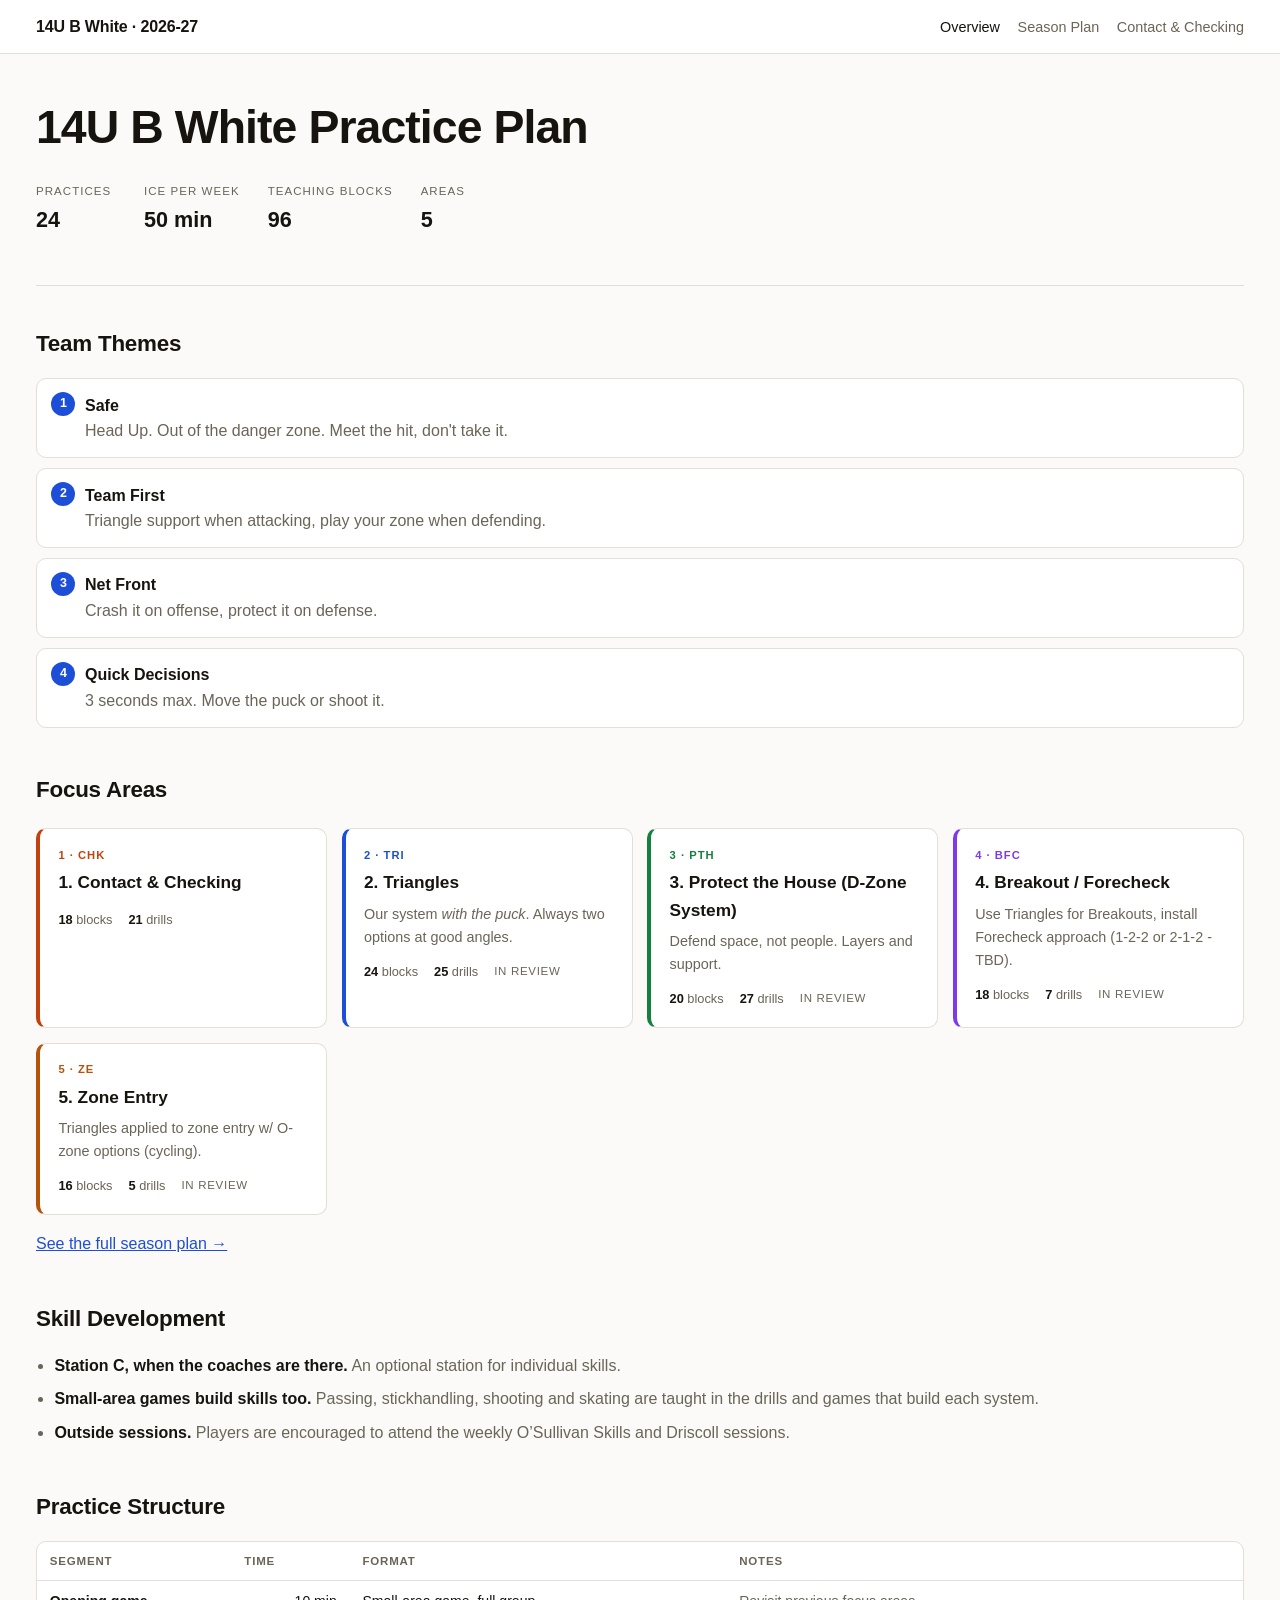
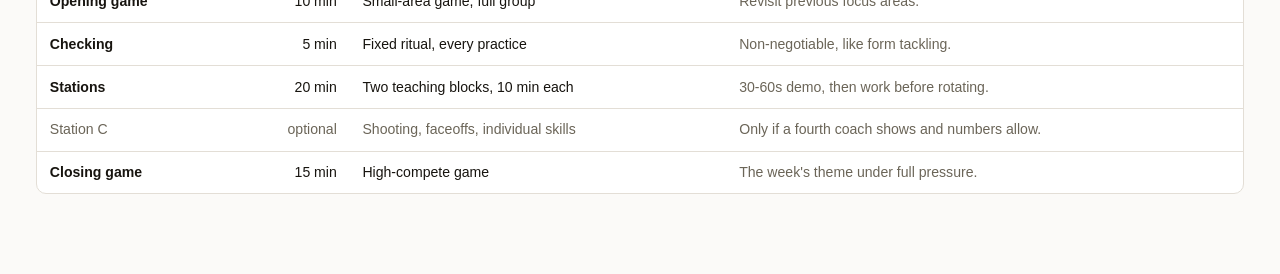
<file: docs/index.html>
<!doctype html>
<html lang="en">
<head>
<meta charset="utf-8">
<meta name="viewport" content="width=device-width, initial-scale=1">
<title>Overview &middot; 14U B White</title>
<link rel="stylesheet" href="style.css">
</head>
<body>
<header class="site"><div class="wrap">
<a class="brand" href="index.html">14U B White &middot; 2026-27</a>
<nav><a href="index.html" aria-current="page">Overview</a><a href="weeks.html">Season Plan</a><a href="areas/checking.html">Contact &amp; Checking</a></nav>
</div></header>
<div class="wrap">
<section class="hero">
<h1>14U B White Practice Plan</h1>
<dl class="facts">
<div><dt>Practices</dt><dd>24</dd></div>
<div><dt>Ice per week</dt><dd>50 min</dd></div>
<div><dt>Teaching blocks</dt><dd>96</dd></div>
<div><dt>Areas</dt><dd>5</dd></div>
</dl>
</section>

<h2>Team Themes</h2>
<ol class="steps"><li><b>Safe</b>Head Up. Out of the danger zone. Meet the hit, don't take it.</li><li><b>Team First</b>Triangle support when attacking, play your zone when defending.</li><li><b>Net Front</b>Crash it on offense, protect it on defense.</li><li><b>Quick Decisions</b>3 seconds max. Move the puck or shoot it.</li></ol>

<h2>Focus Areas</h2>
<div class="cards"><a class="card" style="--tag:var(--chk)" href="areas/checking.html">
<div class="tag">1 &middot; CHK</div><h3>1. Contact &amp; Checking</h3>
<div class="meta"><span><b>18</b> blocks</span><span><b>21</b> drills</span></div></a><div class="card" style="--tag:var(--tri)">
<div class="tag">2 &middot; TRI</div><h3>2. Triangles</h3><p>Our system <em>with the puck</em>. Always two options at good angles.</p>
<div class="meta"><span><b>24</b> blocks</span><span><b>25</b> drills</span><span class="seg">in review</span></div></div><div class="card" style="--tag:var(--pth)">
<div class="tag">3 &middot; PTH</div><h3>3. Protect the House (D-Zone System)</h3><p>Defend space, not people. Layers and support.</p>
<div class="meta"><span><b>20</b> blocks</span><span><b>27</b> drills</span><span class="seg">in review</span></div></div><div class="card" style="--tag:var(--bfc)">
<div class="tag">4 &middot; BFC</div><h3>4. Breakout / Forecheck</h3><p>Use Triangles for Breakouts, install Forecheck approach (1-2-2 or 2-1-2 - TBD).</p>
<div class="meta"><span><b>18</b> blocks</span><span><b>7</b> drills</span><span class="seg">in review</span></div></div><div class="card" style="--tag:var(--ze)">
<div class="tag">5 &middot; ZE</div><h3>5. Zone Entry</h3><p>Triangles applied to zone entry w/ O-zone options (cycling).</p>
<div class="meta"><span><b>16</b> blocks</span><span><b>5</b> drills</span><span class="seg">in review</span></div></div></div>
<p><a href="weeks.html">See the full season plan &rarr;</a></p>

<h2>Skill Development</h2>
<ul class="rules">
<li><b>Station C, when the coaches are there.</b> An optional station for individual skills.</li>
<li><b>Small-area games build skills too.</b> Passing, stickhandling, shooting and skating are
taught in the drills and games that build each system.</li>
<li><b>Outside sessions.</b> Players are encouraged to attend the weekly O&rsquo;Sullivan Skills
and Driscoll sessions.</li>
</ul>

<h2>Practice Structure</h2>
<div class="scroll"><table>
<thead><tr><th>Segment</th><th class="num">Time</th><th>Format</th><th>Notes</th></tr></thead>
<tbody><tr><td><b>Opening game</b></td><td class="num">10 min</td><td>Small-area game, full group</td><td style="color:var(--muted)">Revisit previous focus areas.</td></tr><tr><td><b>Checking</b></td><td class="num">5 min</td><td>Fixed ritual, every practice</td><td style="color:var(--muted)">Non-negotiable, like form tackling.</td></tr><tr><td><b>Stations</b></td><td class="num">20 min</td><td>Two teaching blocks, 10 min each</td><td style="color:var(--muted)">30-60s demo, then work before rotating.</td></tr><tr style="color:var(--muted)"><td>Station C</td><td class="num">optional</td><td>Shooting, faceoffs, individual skills</td><td style="color:var(--muted)">Only if a fourth coach shows and numbers allow.</td></tr><tr><td><b>Closing game</b></td><td class="num">15 min</td><td>High-compete game</td><td style="color:var(--muted)">The week's theme under full pressure.</td></tr></tbody></table></div>

</div>
</body>
</html>
</file>
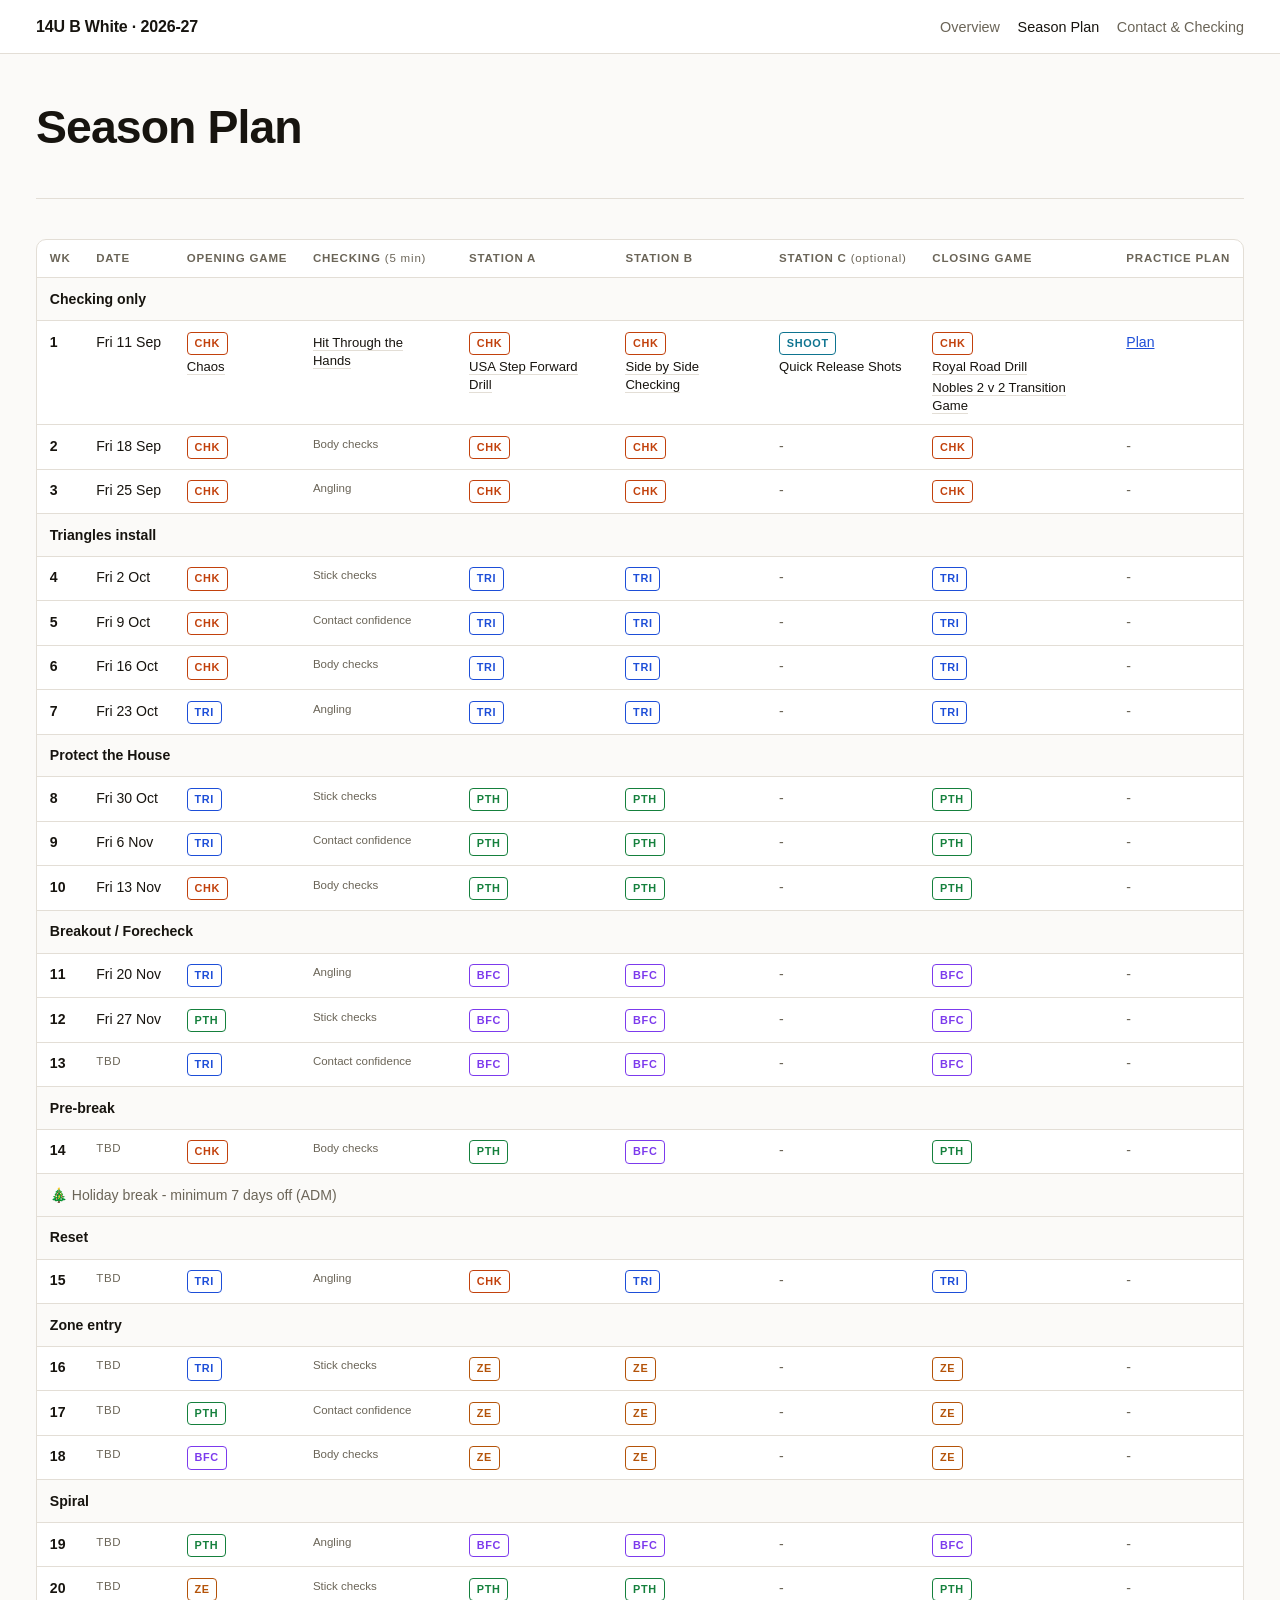
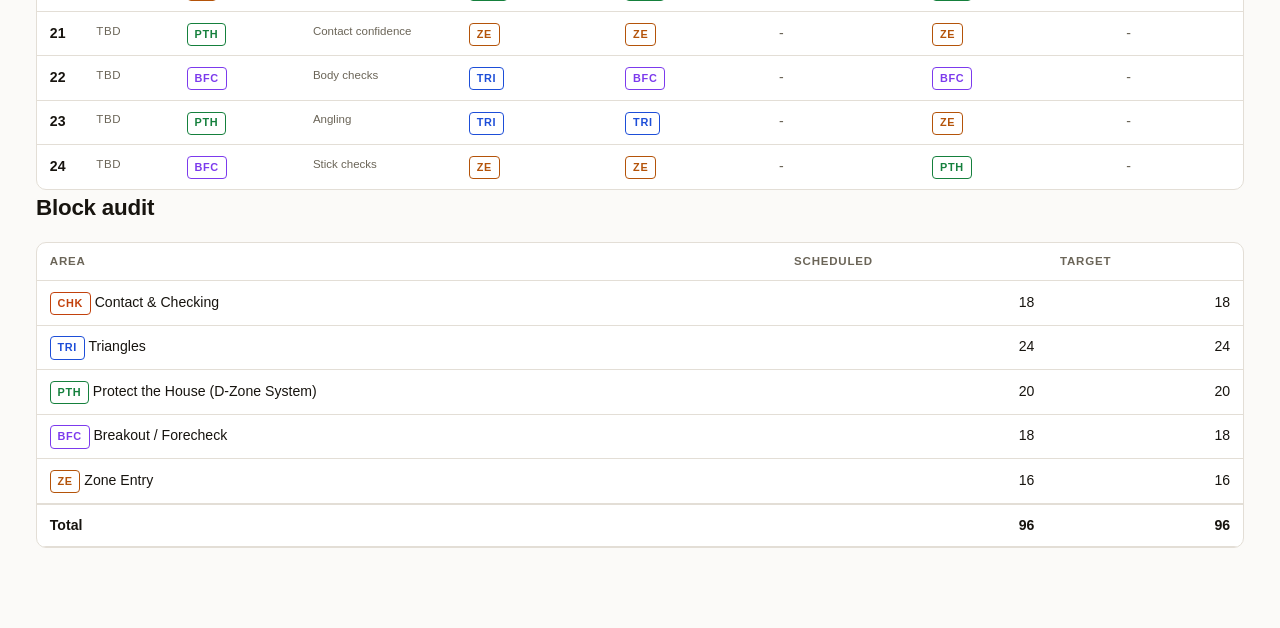
<file: docs/weeks.html>
<!doctype html>
<html lang="en">
<head>
<meta charset="utf-8">
<meta name="viewport" content="width=device-width, initial-scale=1">
<title>Season Plan &middot; 14U B White</title>
<link rel="stylesheet" href="style.css">
</head>
<body>
<header class="site"><div class="wrap">
<a class="brand" href="index.html">14U B White &middot; 2026-27</a>
<nav><a href="index.html">Overview</a><a href="weeks.html" aria-current="page">Season Plan</a><a href="areas/checking.html">Contact &amp; Checking</a></nav>
</div></header>
<div class="wrap">
<section class="hero">
<h1>Season Plan</h1>
</section>

<div class="scroll stack"><table>
<thead><tr><th>Wk</th><th>Date</th><th>Opening game</th><th>Checking <span style='font-weight:400;text-transform:none'>(5 min)</span></th><th>Station A</th><th>Station B</th><th>Station C <span style='font-weight:400;text-transform:none'>(optional)</span></th><th>Closing game</th><th>Practice plan</th></tr></thead>
<tbody><tr class="sub"><td colspan="9" style="background:var(--bg);font-weight:650">Checking only</td></tr><tr><td data-h="Wk" class="wk">1</td><td data-h="Date" class="wk" style="font-weight:400">Fri 11 Sep</td><td data-h="Opening game"><span class="pill CHK">CHK</span><div class="dr"><a href="https://www.icehockeysystems.com/hockey-drills/chaos">Chaos</a></div></td><td data-h="Checking"><div class="dr"><a href="https://www.icehockeysystems.com/hockey-drills/hit-through-hands">Hit Through the Hands</a></div></td><td data-h="Station A"><span class="pill CHK">CHK</span><div class="dr"><a href="https://www.icehockeysystems.com/hockey-drills/usa-step-forward-drill">USA Step Forward Drill</a></div></td><td data-h="Station B"><span class="pill CHK">CHK</span><div class="dr"><a href="https://www.icehockeysystems.com/hockey-drills/side-by-side-checking">Side by Side Checking</a></div></td><td data-h="Station C"><span class="pill SHOOT">SHOOT</span><div class="dr">Quick Release Shots</div></td><td data-h="Closing game"><span class="pill CHK">CHK</span><div class="dr"><a href="https://www.icehockeysystems.com/hockey-drills/royal-road-drill">Royal Road Drill</a></div><div class="dr"><a href="https://www.icehockeysystems.com/hockey-drills/nobles-2-v-2-transition-game">Nobles 2 v 2 Transition Game</a></div></td><td data-h="Practice plan"><a href="https://www.icehockeysystems.com/share/practice/10829291">Plan</a></td></tr><tr><td data-h="Wk" class="wk">2</td><td data-h="Date" class="wk" style="font-weight:400">Fri 18 Sep</td><td data-h="Opening game"><span class="pill CHK">CHK</span></td><td data-h="Checking" class="seg" style="text-transform:none;letter-spacing:0">Body checks</td><td data-h="Station A"><span class="pill CHK">CHK</span></td><td data-h="Station B"><span class="pill CHK">CHK</span></td><td data-h="Station C" class="empty" style="color:var(--muted)">-</td><td data-h="Closing game"><span class="pill CHK">CHK</span></td><td data-h="Practice plan" class="empty" style="color:var(--muted)">-</td></tr><tr><td data-h="Wk" class="wk">3</td><td data-h="Date" class="wk" style="font-weight:400">Fri 25 Sep</td><td data-h="Opening game"><span class="pill CHK">CHK</span></td><td data-h="Checking" class="seg" style="text-transform:none;letter-spacing:0">Angling</td><td data-h="Station A"><span class="pill CHK">CHK</span></td><td data-h="Station B"><span class="pill CHK">CHK</span></td><td data-h="Station C" class="empty" style="color:var(--muted)">-</td><td data-h="Closing game"><span class="pill CHK">CHK</span></td><td data-h="Practice plan" class="empty" style="color:var(--muted)">-</td></tr><tr class="sub"><td colspan="9" style="background:var(--bg);font-weight:650">Triangles install</td></tr><tr><td data-h="Wk" class="wk">4</td><td data-h="Date" class="wk" style="font-weight:400">Fri 2 Oct</td><td data-h="Opening game"><span class="pill CHK">CHK</span></td><td data-h="Checking" class="seg" style="text-transform:none;letter-spacing:0">Stick checks</td><td data-h="Station A"><span class="pill TRI">TRI</span></td><td data-h="Station B"><span class="pill TRI">TRI</span></td><td data-h="Station C" class="empty" style="color:var(--muted)">-</td><td data-h="Closing game"><span class="pill TRI">TRI</span></td><td data-h="Practice plan" class="empty" style="color:var(--muted)">-</td></tr><tr><td data-h="Wk" class="wk">5</td><td data-h="Date" class="wk" style="font-weight:400">Fri 9 Oct</td><td data-h="Opening game"><span class="pill CHK">CHK</span></td><td data-h="Checking" class="seg" style="text-transform:none;letter-spacing:0">Contact confidence</td><td data-h="Station A"><span class="pill TRI">TRI</span></td><td data-h="Station B"><span class="pill TRI">TRI</span></td><td data-h="Station C" class="empty" style="color:var(--muted)">-</td><td data-h="Closing game"><span class="pill TRI">TRI</span></td><td data-h="Practice plan" class="empty" style="color:var(--muted)">-</td></tr><tr><td data-h="Wk" class="wk">6</td><td data-h="Date" class="wk" style="font-weight:400">Fri 16 Oct</td><td data-h="Opening game"><span class="pill CHK">CHK</span></td><td data-h="Checking" class="seg" style="text-transform:none;letter-spacing:0">Body checks</td><td data-h="Station A"><span class="pill TRI">TRI</span></td><td data-h="Station B"><span class="pill TRI">TRI</span></td><td data-h="Station C" class="empty" style="color:var(--muted)">-</td><td data-h="Closing game"><span class="pill TRI">TRI</span></td><td data-h="Practice plan" class="empty" style="color:var(--muted)">-</td></tr><tr><td data-h="Wk" class="wk">7</td><td data-h="Date" class="wk" style="font-weight:400">Fri 23 Oct</td><td data-h="Opening game"><span class="pill TRI">TRI</span></td><td data-h="Checking" class="seg" style="text-transform:none;letter-spacing:0">Angling</td><td data-h="Station A"><span class="pill TRI">TRI</span></td><td data-h="Station B"><span class="pill TRI">TRI</span></td><td data-h="Station C" class="empty" style="color:var(--muted)">-</td><td data-h="Closing game"><span class="pill TRI">TRI</span></td><td data-h="Practice plan" class="empty" style="color:var(--muted)">-</td></tr><tr class="sub"><td colspan="9" style="background:var(--bg);font-weight:650">Protect the House</td></tr><tr><td data-h="Wk" class="wk">8</td><td data-h="Date" class="wk" style="font-weight:400">Fri 30 Oct</td><td data-h="Opening game"><span class="pill TRI">TRI</span></td><td data-h="Checking" class="seg" style="text-transform:none;letter-spacing:0">Stick checks</td><td data-h="Station A"><span class="pill PTH">PTH</span></td><td data-h="Station B"><span class="pill PTH">PTH</span></td><td data-h="Station C" class="empty" style="color:var(--muted)">-</td><td data-h="Closing game"><span class="pill PTH">PTH</span></td><td data-h="Practice plan" class="empty" style="color:var(--muted)">-</td></tr><tr><td data-h="Wk" class="wk">9</td><td data-h="Date" class="wk" style="font-weight:400">Fri 6 Nov</td><td data-h="Opening game"><span class="pill TRI">TRI</span></td><td data-h="Checking" class="seg" style="text-transform:none;letter-spacing:0">Contact confidence</td><td data-h="Station A"><span class="pill PTH">PTH</span></td><td data-h="Station B"><span class="pill PTH">PTH</span></td><td data-h="Station C" class="empty" style="color:var(--muted)">-</td><td data-h="Closing game"><span class="pill PTH">PTH</span></td><td data-h="Practice plan" class="empty" style="color:var(--muted)">-</td></tr><tr><td data-h="Wk" class="wk">10</td><td data-h="Date" class="wk" style="font-weight:400">Fri 13 Nov</td><td data-h="Opening game"><span class="pill CHK">CHK</span></td><td data-h="Checking" class="seg" style="text-transform:none;letter-spacing:0">Body checks</td><td data-h="Station A"><span class="pill PTH">PTH</span></td><td data-h="Station B"><span class="pill PTH">PTH</span></td><td data-h="Station C" class="empty" style="color:var(--muted)">-</td><td data-h="Closing game"><span class="pill PTH">PTH</span></td><td data-h="Practice plan" class="empty" style="color:var(--muted)">-</td></tr><tr class="sub"><td colspan="9" style="background:var(--bg);font-weight:650">Breakout / Forecheck</td></tr><tr><td data-h="Wk" class="wk">11</td><td data-h="Date" class="wk" style="font-weight:400">Fri 20 Nov</td><td data-h="Opening game"><span class="pill TRI">TRI</span></td><td data-h="Checking" class="seg" style="text-transform:none;letter-spacing:0">Angling</td><td data-h="Station A"><span class="pill BFC">BFC</span></td><td data-h="Station B"><span class="pill BFC">BFC</span></td><td data-h="Station C" class="empty" style="color:var(--muted)">-</td><td data-h="Closing game"><span class="pill BFC">BFC</span></td><td data-h="Practice plan" class="empty" style="color:var(--muted)">-</td></tr><tr><td data-h="Wk" class="wk">12</td><td data-h="Date" class="wk" style="font-weight:400">Fri 27 Nov</td><td data-h="Opening game"><span class="pill PTH">PTH</span></td><td data-h="Checking" class="seg" style="text-transform:none;letter-spacing:0">Stick checks</td><td data-h="Station A"><span class="pill BFC">BFC</span></td><td data-h="Station B"><span class="pill BFC">BFC</span></td><td data-h="Station C" class="empty" style="color:var(--muted)">-</td><td data-h="Closing game"><span class="pill BFC">BFC</span></td><td data-h="Practice plan" class="empty" style="color:var(--muted)">-</td></tr><tr><td data-h="Wk" class="wk">13</td><td data-h="Date" class="seg">TBD</td><td data-h="Opening game"><span class="pill TRI">TRI</span></td><td data-h="Checking" class="seg" style="text-transform:none;letter-spacing:0">Contact confidence</td><td data-h="Station A"><span class="pill BFC">BFC</span></td><td data-h="Station B"><span class="pill BFC">BFC</span></td><td data-h="Station C" class="empty" style="color:var(--muted)">-</td><td data-h="Closing game"><span class="pill BFC">BFC</span></td><td data-h="Practice plan" class="empty" style="color:var(--muted)">-</td></tr><tr class="sub"><td colspan="9" style="background:var(--bg);font-weight:650">Pre-break</td></tr><tr><td data-h="Wk" class="wk">14</td><td data-h="Date" class="seg">TBD</td><td data-h="Opening game"><span class="pill CHK">CHK</span></td><td data-h="Checking" class="seg" style="text-transform:none;letter-spacing:0">Body checks</td><td data-h="Station A"><span class="pill PTH">PTH</span></td><td data-h="Station B"><span class="pill BFC">BFC</span></td><td data-h="Station C" class="empty" style="color:var(--muted)">-</td><td data-h="Closing game"><span class="pill PTH">PTH</span></td><td data-h="Practice plan" class="empty" style="color:var(--muted)">-</td></tr><tr class="sub"><td colspan="9" style="background:var(--bg);color:var(--muted)">&#127876; Holiday break - minimum 7 days off (ADM)</td></tr><tr class="sub"><td colspan="9" style="background:var(--bg);font-weight:650">Reset</td></tr><tr><td data-h="Wk" class="wk">15</td><td data-h="Date" class="seg">TBD</td><td data-h="Opening game"><span class="pill TRI">TRI</span></td><td data-h="Checking" class="seg" style="text-transform:none;letter-spacing:0">Angling</td><td data-h="Station A"><span class="pill CHK">CHK</span></td><td data-h="Station B"><span class="pill TRI">TRI</span></td><td data-h="Station C" class="empty" style="color:var(--muted)">-</td><td data-h="Closing game"><span class="pill TRI">TRI</span></td><td data-h="Practice plan" class="empty" style="color:var(--muted)">-</td></tr><tr class="sub"><td colspan="9" style="background:var(--bg);font-weight:650">Zone entry</td></tr><tr><td data-h="Wk" class="wk">16</td><td data-h="Date" class="seg">TBD</td><td data-h="Opening game"><span class="pill TRI">TRI</span></td><td data-h="Checking" class="seg" style="text-transform:none;letter-spacing:0">Stick checks</td><td data-h="Station A"><span class="pill ZE">ZE</span></td><td data-h="Station B"><span class="pill ZE">ZE</span></td><td data-h="Station C" class="empty" style="color:var(--muted)">-</td><td data-h="Closing game"><span class="pill ZE">ZE</span></td><td data-h="Practice plan" class="empty" style="color:var(--muted)">-</td></tr><tr><td data-h="Wk" class="wk">17</td><td data-h="Date" class="seg">TBD</td><td data-h="Opening game"><span class="pill PTH">PTH</span></td><td data-h="Checking" class="seg" style="text-transform:none;letter-spacing:0">Contact confidence</td><td data-h="Station A"><span class="pill ZE">ZE</span></td><td data-h="Station B"><span class="pill ZE">ZE</span></td><td data-h="Station C" class="empty" style="color:var(--muted)">-</td><td data-h="Closing game"><span class="pill ZE">ZE</span></td><td data-h="Practice plan" class="empty" style="color:var(--muted)">-</td></tr><tr><td data-h="Wk" class="wk">18</td><td data-h="Date" class="seg">TBD</td><td data-h="Opening game"><span class="pill BFC">BFC</span></td><td data-h="Checking" class="seg" style="text-transform:none;letter-spacing:0">Body checks</td><td data-h="Station A"><span class="pill ZE">ZE</span></td><td data-h="Station B"><span class="pill ZE">ZE</span></td><td data-h="Station C" class="empty" style="color:var(--muted)">-</td><td data-h="Closing game"><span class="pill ZE">ZE</span></td><td data-h="Practice plan" class="empty" style="color:var(--muted)">-</td></tr><tr class="sub"><td colspan="9" style="background:var(--bg);font-weight:650">Spiral</td></tr><tr><td data-h="Wk" class="wk">19</td><td data-h="Date" class="seg">TBD</td><td data-h="Opening game"><span class="pill PTH">PTH</span></td><td data-h="Checking" class="seg" style="text-transform:none;letter-spacing:0">Angling</td><td data-h="Station A"><span class="pill BFC">BFC</span></td><td data-h="Station B"><span class="pill BFC">BFC</span></td><td data-h="Station C" class="empty" style="color:var(--muted)">-</td><td data-h="Closing game"><span class="pill BFC">BFC</span></td><td data-h="Practice plan" class="empty" style="color:var(--muted)">-</td></tr><tr><td data-h="Wk" class="wk">20</td><td data-h="Date" class="seg">TBD</td><td data-h="Opening game"><span class="pill ZE">ZE</span></td><td data-h="Checking" class="seg" style="text-transform:none;letter-spacing:0">Stick checks</td><td data-h="Station A"><span class="pill PTH">PTH</span></td><td data-h="Station B"><span class="pill PTH">PTH</span></td><td data-h="Station C" class="empty" style="color:var(--muted)">-</td><td data-h="Closing game"><span class="pill PTH">PTH</span></td><td data-h="Practice plan" class="empty" style="color:var(--muted)">-</td></tr><tr><td data-h="Wk" class="wk">21</td><td data-h="Date" class="seg">TBD</td><td data-h="Opening game"><span class="pill PTH">PTH</span></td><td data-h="Checking" class="seg" style="text-transform:none;letter-spacing:0">Contact confidence</td><td data-h="Station A"><span class="pill ZE">ZE</span></td><td data-h="Station B"><span class="pill ZE">ZE</span></td><td data-h="Station C" class="empty" style="color:var(--muted)">-</td><td data-h="Closing game"><span class="pill ZE">ZE</span></td><td data-h="Practice plan" class="empty" style="color:var(--muted)">-</td></tr><tr><td data-h="Wk" class="wk">22</td><td data-h="Date" class="seg">TBD</td><td data-h="Opening game"><span class="pill BFC">BFC</span></td><td data-h="Checking" class="seg" style="text-transform:none;letter-spacing:0">Body checks</td><td data-h="Station A"><span class="pill TRI">TRI</span></td><td data-h="Station B"><span class="pill BFC">BFC</span></td><td data-h="Station C" class="empty" style="color:var(--muted)">-</td><td data-h="Closing game"><span class="pill BFC">BFC</span></td><td data-h="Practice plan" class="empty" style="color:var(--muted)">-</td></tr><tr><td data-h="Wk" class="wk">23</td><td data-h="Date" class="seg">TBD</td><td data-h="Opening game"><span class="pill PTH">PTH</span></td><td data-h="Checking" class="seg" style="text-transform:none;letter-spacing:0">Angling</td><td data-h="Station A"><span class="pill TRI">TRI</span></td><td data-h="Station B"><span class="pill TRI">TRI</span></td><td data-h="Station C" class="empty" style="color:var(--muted)">-</td><td data-h="Closing game"><span class="pill ZE">ZE</span></td><td data-h="Practice plan" class="empty" style="color:var(--muted)">-</td></tr><tr><td data-h="Wk" class="wk">24</td><td data-h="Date" class="seg">TBD</td><td data-h="Opening game"><span class="pill BFC">BFC</span></td><td data-h="Checking" class="seg" style="text-transform:none;letter-spacing:0">Stick checks</td><td data-h="Station A"><span class="pill ZE">ZE</span></td><td data-h="Station B"><span class="pill ZE">ZE</span></td><td data-h="Station C" class="empty" style="color:var(--muted)">-</td><td data-h="Closing game"><span class="pill PTH">PTH</span></td><td data-h="Practice plan" class="empty" style="color:var(--muted)">-</td></tr></tbody>
</table></div>

<h2>Block audit</h2>
<div class="scroll"><table>
<thead><tr><th>Area</th><th class="num">Scheduled</th><th class="num">Target</th></tr></thead>
<tbody><tr><td><span class="pill CHK">CHK</span> Contact &amp; Checking</td><td class="num">18</td><td class="num">18</td></tr><tr><td><span class="pill TRI">TRI</span> Triangles</td><td class="num">24</td><td class="num">24</td></tr><tr><td><span class="pill PTH">PTH</span> Protect the House (D-Zone System)</td><td class="num">20</td><td class="num">20</td></tr><tr><td><span class="pill BFC">BFC</span> Breakout / Forecheck</td><td class="num">18</td><td class="num">18</td></tr><tr><td><span class="pill ZE">ZE</span> Zone Entry</td><td class="num">16</td><td class="num">16</td></tr></tbody>
<tfoot><tr><td>Total</td><td class="num">96</td><td class="num">96</td></tr></tfoot>
</table></div>

</div>
</body>
</html>
</file>
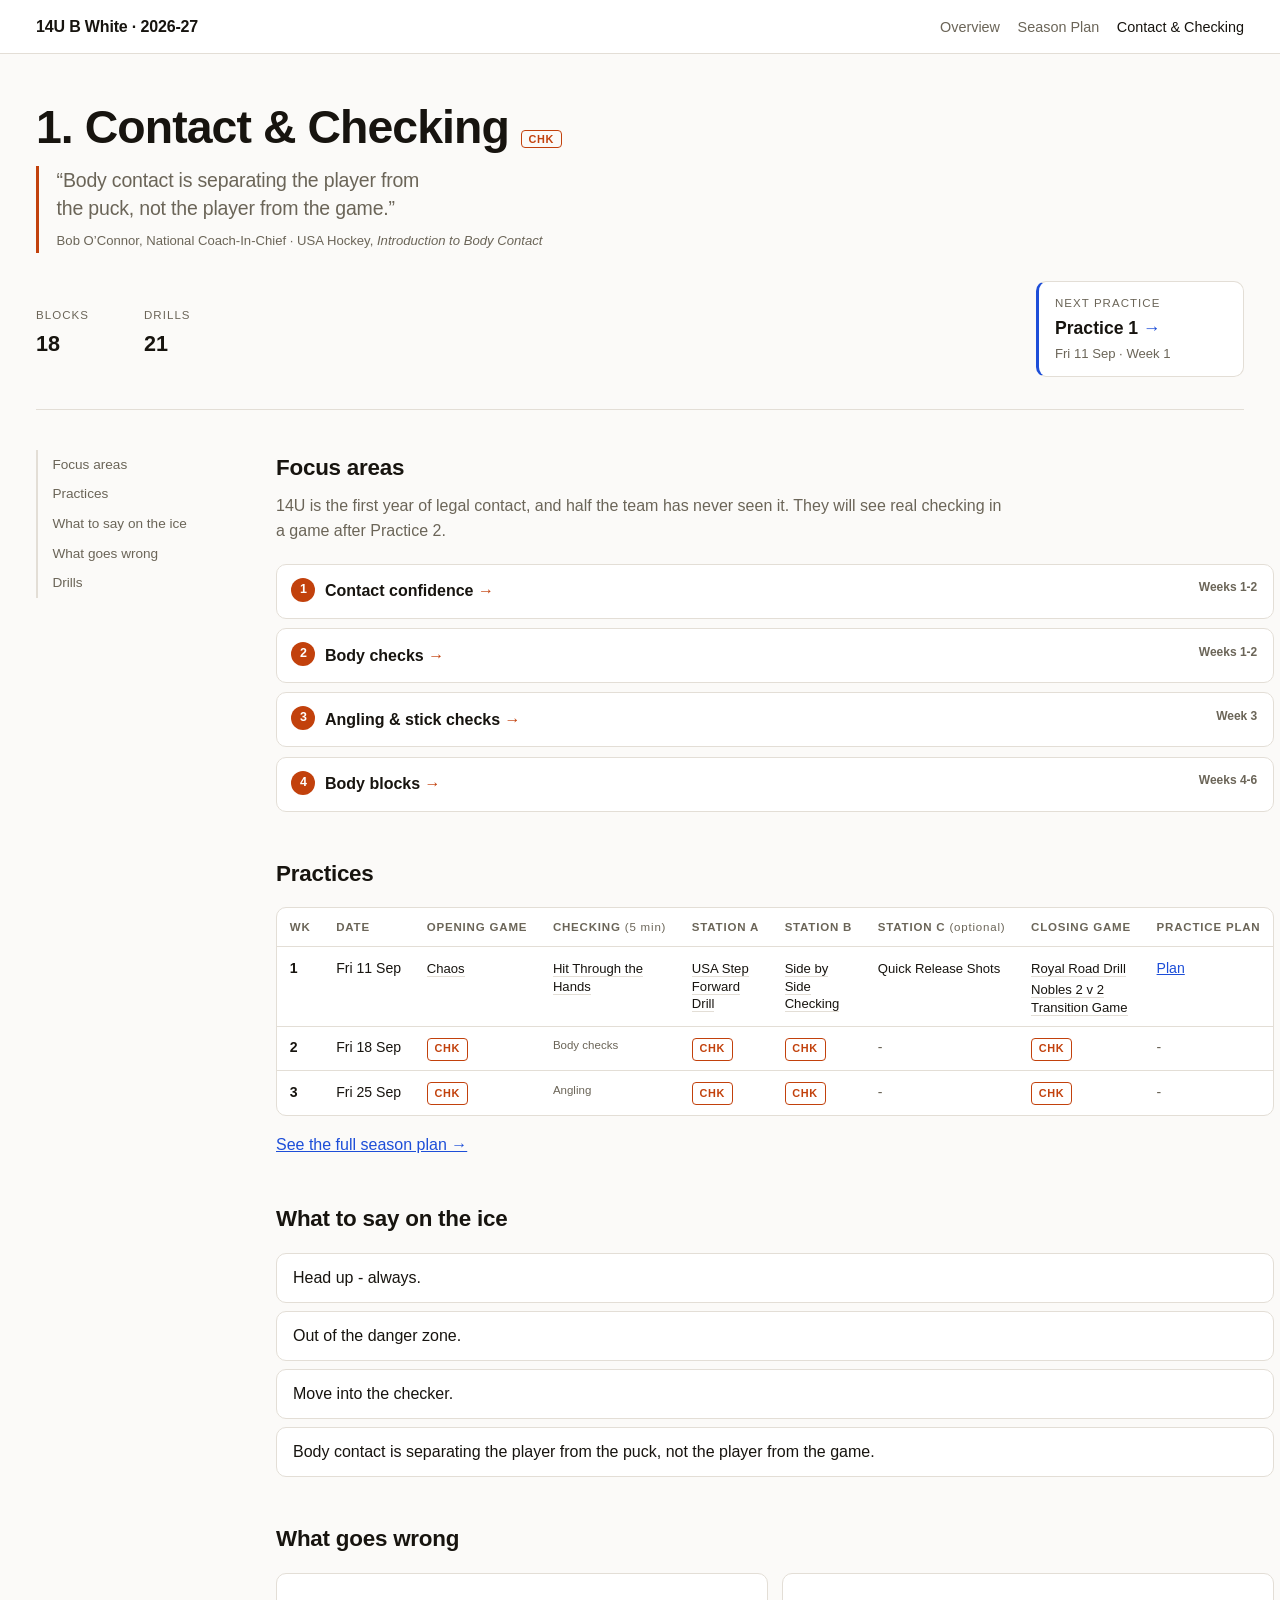
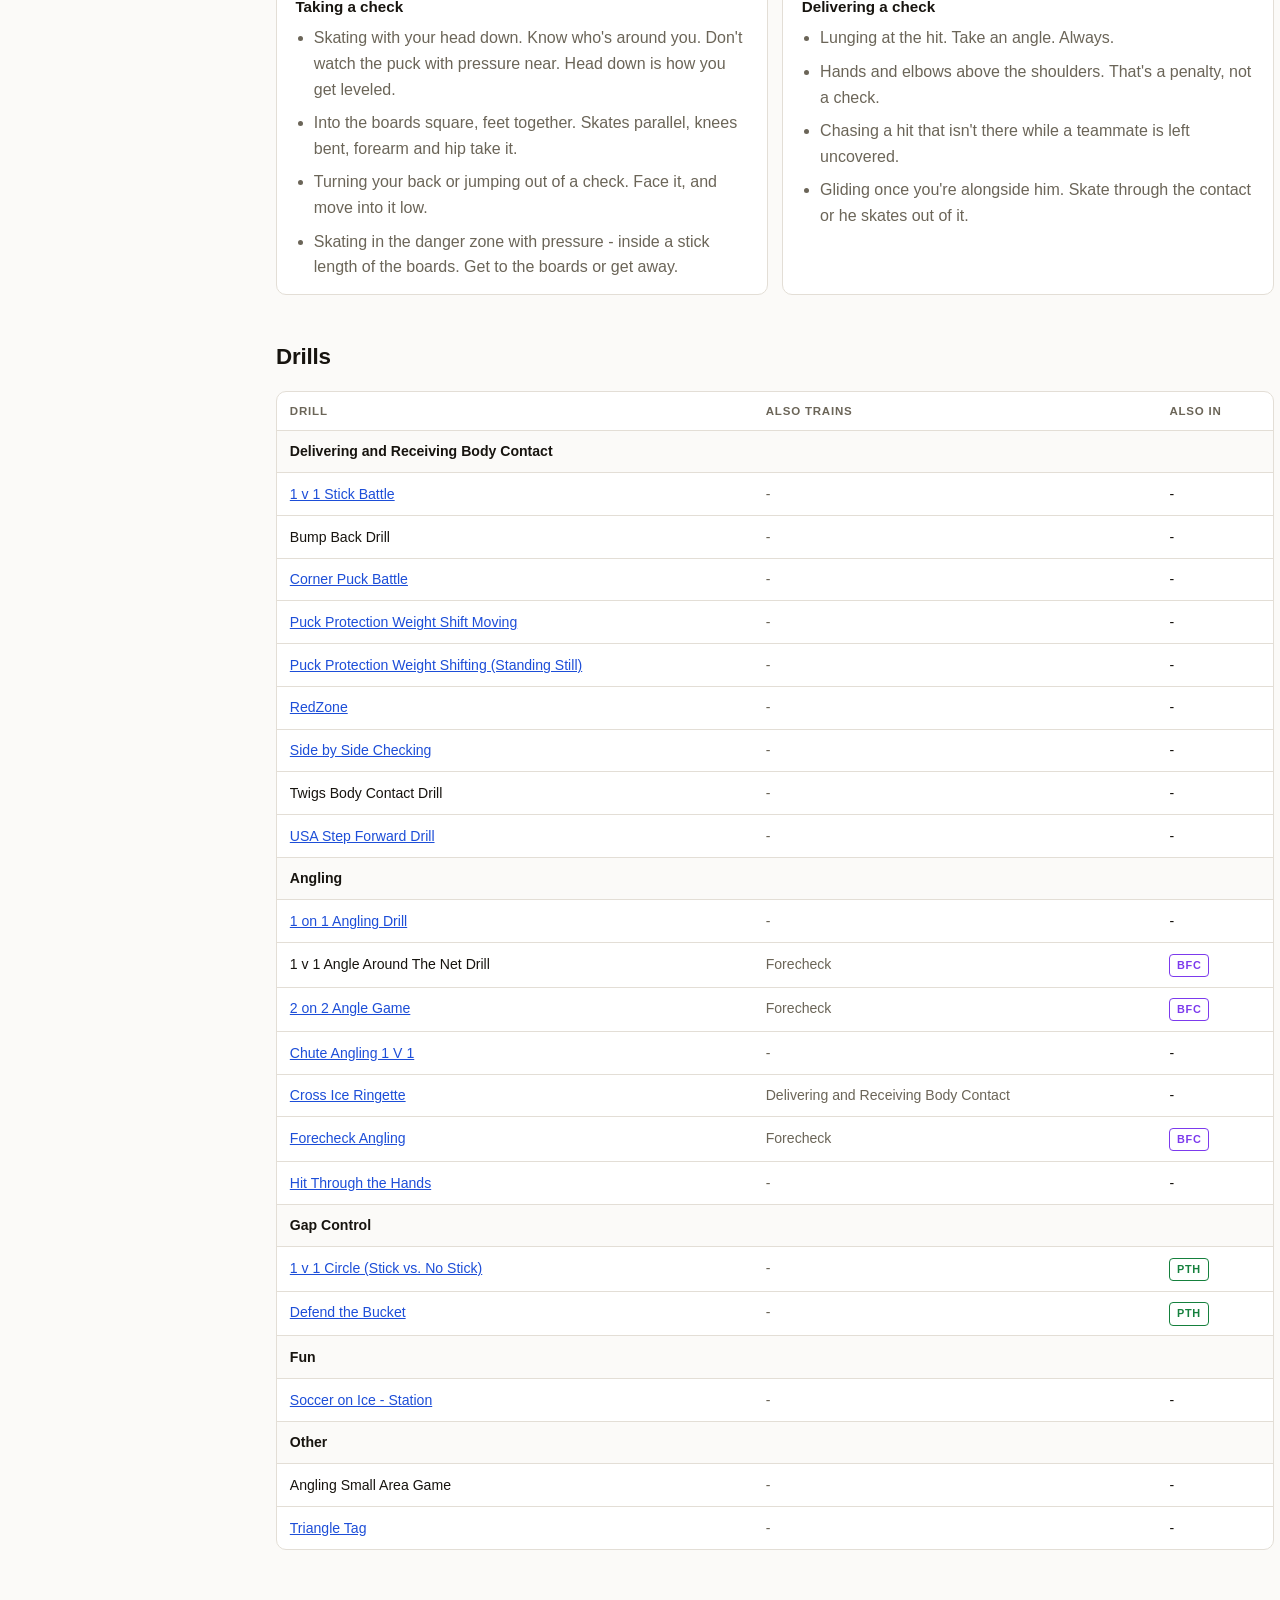
<file: docs/areas/checking.html>
<!doctype html>
<html lang="en">
<head>
<meta charset="utf-8">
<meta name="viewport" content="width=device-width, initial-scale=1">
<title>Contact &amp; Checking &middot; 14U B White</title>
<link rel="stylesheet" href="../style.css">
</head>
<body>
<header class="site"><div class="wrap">
<a class="brand" href="../index.html">14U B White &middot; 2026-27</a>
<nav><a href="../index.html">Overview</a><a href="../weeks.html">Season Plan</a><a href="../areas/checking.html" aria-current="page">Contact &amp; Checking</a></nav>
</div></header>
<div class="wrap">
<section class="hero">
<h1>1. Contact &amp; Checking <span class="pill CHK">CHK</span></h1>
<blockquote class="epigraph"><p>&ldquo;Body contact is separating the player from the puck, not the player from the game.&rdquo;</p><cite>Bob O&rsquo;Connor, National Coach-In-Chief &middot; USA Hockey, <i>Introduction to Body Contact</i></cite></blockquote>

<div class="herofoot">
<dl class="facts">
<div><dt>Blocks</dt><dd>18</dd></div>
<div><dt>Drills</dt><dd>21</dd></div>
</dl>
<a class="next" href="https://www.icehockeysystems.com/share/practice/10829291"><span class="lbl">Next practice</span><b>Practice 1</b><span class="when">Fri 11 Sep &middot; Week 1</span></a>
</div>
</section>
<div class="doc" style="--tag:var(--chk)">
<nav class="toc" aria-label="On this page"><ol><li><a href="#focus-areas">Focus areas</a></li><li><a href="#practices">Practices</a></li><li><a href="#what-to-say-on-the-ice">What to say on the ice</a></li><li><a href="#what-goes-wrong">What goes wrong</a></li><li><a href="#drills">Drills</a></li></ol></nav>
<div class="doc-body">
<h2 id="focus-areas">Focus areas</h2>
<p class="lede">14U is the first year of legal contact, and half the team has never seen it. They will see real checking in a game after Practice 2.</p>
<ol class="steps"><li style="--tag:var(--chk)"><span class="when">Weeks 1-2</span><b><a href="#d-delivering-and-receiving-body-contact">Contact confidence <span aria-hidden="true">&rarr;</span></a></b></li><li style="--tag:var(--chk)"><span class="when">Weeks 1-2</span><b><a href="#d-delivering-and-receiving-body-contact">Body checks <span aria-hidden="true">&rarr;</span></a></b></li><li style="--tag:var(--chk)"><span class="when">Week 3</span><b><a href="#d-angling">Angling &amp; stick checks <span aria-hidden="true">&rarr;</span></a></b></li><li style="--tag:var(--chk)"><span class="when">Weeks 4-6</span><b><a href="#d-gap-control">Body blocks <span aria-hidden="true">&rarr;</span></a></b></li></ol>

<h2 id="practices">Practices</h2>
<div class="scroll stack"><table>
<thead><tr><th>Wk</th><th>Date</th><th>Opening game</th><th>Checking <span style='font-weight:400;text-transform:none'>(5 min)</span></th><th>Station A</th><th>Station B</th><th>Station C <span style='font-weight:400;text-transform:none'>(optional)</span></th><th>Closing game</th><th>Practice plan</th></tr></thead>
<tbody><tr><td data-h="Wk" class="wk">1</td><td data-h="Date" class="wk" style="font-weight:400">Fri 11 Sep</td><td data-h="Opening game"><div class="dr"><a href="https://www.icehockeysystems.com/hockey-drills/chaos">Chaos</a></div></td><td data-h="Checking"><div class="dr"><a href="https://www.icehockeysystems.com/hockey-drills/hit-through-hands">Hit Through the Hands</a></div></td><td data-h="Station A"><div class="dr"><a href="https://www.icehockeysystems.com/hockey-drills/usa-step-forward-drill">USA Step Forward Drill</a></div></td><td data-h="Station B"><div class="dr"><a href="https://www.icehockeysystems.com/hockey-drills/side-by-side-checking">Side by Side Checking</a></div></td><td data-h="Station C"><div class="dr">Quick Release Shots</div></td><td data-h="Closing game"><div class="dr"><a href="https://www.icehockeysystems.com/hockey-drills/royal-road-drill">Royal Road Drill</a></div><div class="dr"><a href="https://www.icehockeysystems.com/hockey-drills/nobles-2-v-2-transition-game">Nobles 2 v 2 Transition Game</a></div></td><td data-h="Practice plan"><a href="https://www.icehockeysystems.com/share/practice/10829291">Plan</a></td></tr><tr><td data-h="Wk" class="wk">2</td><td data-h="Date" class="wk" style="font-weight:400">Fri 18 Sep</td><td data-h="Opening game"><span class="pill CHK">CHK</span></td><td data-h="Checking" class="seg" style="text-transform:none;letter-spacing:0">Body checks</td><td data-h="Station A"><span class="pill CHK">CHK</span></td><td data-h="Station B"><span class="pill CHK">CHK</span></td><td data-h="Station C" class="empty" style="color:var(--muted)">-</td><td data-h="Closing game"><span class="pill CHK">CHK</span></td><td data-h="Practice plan" class="empty" style="color:var(--muted)">-</td></tr><tr><td data-h="Wk" class="wk">3</td><td data-h="Date" class="wk" style="font-weight:400">Fri 25 Sep</td><td data-h="Opening game"><span class="pill CHK">CHK</span></td><td data-h="Checking" class="seg" style="text-transform:none;letter-spacing:0">Angling</td><td data-h="Station A"><span class="pill CHK">CHK</span></td><td data-h="Station B"><span class="pill CHK">CHK</span></td><td data-h="Station C" class="empty" style="color:var(--muted)">-</td><td data-h="Closing game"><span class="pill CHK">CHK</span></td><td data-h="Practice plan" class="empty" style="color:var(--muted)">-</td></tr></tbody>
</table></div>
<p><a href="../weeks.html">See the full season plan &rarr;</a></p>

<h2 id="what-to-say-on-the-ice">What to say on the ice</h2>
<div class="say"><q>Head up - always.</q><q>Out of the danger zone.</q><q>Move into the checker.</q><q>Body contact is separating the player from the puck, not the player from the game.</q></div>

<h2 id="what-goes-wrong">What goes wrong</h2>
<div class="cols"><div><h3>Taking a check</h3><ul class="rules"><li>Skating with your head down. Know who's around you. Don't watch the puck with pressure near. Head down is how you get leveled.</li><li>Into the boards square, feet together. Skates parallel, knees bent, forearm and hip take it.</li><li>Turning your back or jumping out of a check. Face it, and move into it low.</li><li>Skating in the danger zone with pressure - inside a stick length of the boards. Get to the boards or get away.</li></ul></div><div><h3>Delivering a check</h3><ul class="rules"><li>Lunging at the hit. Take an angle. Always.</li><li>Hands and elbows above the shoulders. That's a penalty, not a check.</li><li>Chasing a hit that isn't there while a teammate is left uncovered.</li><li>Gliding once you're alongside him. Skate through the contact or he skates out of it.</li></ul></div></div>

<h2 id="drills">Drills</h2>
<div class="scroll stack"><table>
<thead><tr><th>Drill</th><th>Also trains</th><th>Also in</th></tr></thead>
<tbody><tr id="d-delivering-and-receiving-body-contact" class="sub"><td colspan="3" style="background:var(--bg);font-weight:650">Delivering and Receiving Body Contact</td></tr><tr><td data-h="Drill"><a href="https://www.icehockeysystems.com/hockey-drills/1-v-1-stick-battle">1 v 1 Stick Battle</a></td><td data-h="Also trains" class="empty" style="color:var(--muted)">-</td><td data-h="Also in" class="empty">-</td></tr><tr><td data-h="Drill">Bump Back Drill</td><td data-h="Also trains" class="empty" style="color:var(--muted)">-</td><td data-h="Also in" class="empty">-</td></tr><tr><td data-h="Drill"><a href="https://www.icehockeysystems.com/hockey-drills/corner-puck-battle">Corner Puck Battle</a></td><td data-h="Also trains" class="empty" style="color:var(--muted)">-</td><td data-h="Also in" class="empty">-</td></tr><tr><td data-h="Drill"><a href="https://www.icehockeysystems.com/hockey-drills/puck-protection-weight-shift-moving">Puck Protection Weight Shift Moving</a></td><td data-h="Also trains" class="empty" style="color:var(--muted)">-</td><td data-h="Also in" class="empty">-</td></tr><tr><td data-h="Drill"><a href="https://www.icehockeysystems.com/hockey-drills/puck-protection-weight-shifting-standing-still">Puck Protection Weight Shifting (Standing Still)</a></td><td data-h="Also trains" class="empty" style="color:var(--muted)">-</td><td data-h="Also in" class="empty">-</td></tr><tr><td data-h="Drill"><a href="https://www.icehockeysystems.com/hockey-drills/redzone">RedZone</a></td><td data-h="Also trains" class="empty" style="color:var(--muted)">-</td><td data-h="Also in" class="empty">-</td></tr><tr><td data-h="Drill"><a href="https://www.icehockeysystems.com/hockey-drills/side-by-side-checking">Side by Side Checking</a></td><td data-h="Also trains" class="empty" style="color:var(--muted)">-</td><td data-h="Also in" class="empty">-</td></tr><tr><td data-h="Drill">Twigs Body Contact Drill</td><td data-h="Also trains" class="empty" style="color:var(--muted)">-</td><td data-h="Also in" class="empty">-</td></tr><tr><td data-h="Drill"><a href="https://www.icehockeysystems.com/hockey-drills/usa-step-forward-drill">USA Step Forward Drill</a></td><td data-h="Also trains" class="empty" style="color:var(--muted)">-</td><td data-h="Also in" class="empty">-</td></tr><tr id="d-angling" class="sub"><td colspan="3" style="background:var(--bg);font-weight:650">Angling</td></tr><tr><td data-h="Drill"><a href="https://www.icehockeysystems.com/hockey-drills/1-on-1-angling-drill">1 on 1 Angling Drill</a></td><td data-h="Also trains" class="empty" style="color:var(--muted)">-</td><td data-h="Also in" class="empty">-</td></tr><tr><td data-h="Drill">1 v 1 Angle Around The Net Drill</td><td data-h="Also trains" class="" style="color:var(--muted)">Forecheck</td><td data-h="Also in" class=""><span class="pill BFC">BFC</span></td></tr><tr><td data-h="Drill"><a href="https://www.icehockeysystems.com/hockey-drills/2-on-2-angle-game">2 on 2 Angle Game</a></td><td data-h="Also trains" class="" style="color:var(--muted)">Forecheck</td><td data-h="Also in" class=""><span class="pill BFC">BFC</span></td></tr><tr><td data-h="Drill"><a href="https://www.icehockeysystems.com/hockey-drills/chute-angling-1-v-1">Chute Angling 1 V 1</a></td><td data-h="Also trains" class="empty" style="color:var(--muted)">-</td><td data-h="Also in" class="empty">-</td></tr><tr><td data-h="Drill"><a href="https://www.icehockeysystems.com/hockey-drills/cross-ice-ringette">Cross Ice Ringette</a></td><td data-h="Also trains" class="" style="color:var(--muted)">Delivering and Receiving Body Contact</td><td data-h="Also in" class="empty">-</td></tr><tr><td data-h="Drill"><a href="https://www.icehockeysystems.com/hockey-drills/forecheck-angling">Forecheck Angling</a></td><td data-h="Also trains" class="" style="color:var(--muted)">Forecheck</td><td data-h="Also in" class=""><span class="pill BFC">BFC</span></td></tr><tr><td data-h="Drill"><a href="https://www.icehockeysystems.com/hockey-drills/hit-through-hands">Hit Through the Hands</a></td><td data-h="Also trains" class="empty" style="color:var(--muted)">-</td><td data-h="Also in" class="empty">-</td></tr><tr id="d-gap-control" class="sub"><td colspan="3" style="background:var(--bg);font-weight:650">Gap Control</td></tr><tr><td data-h="Drill"><a href="https://www.icehockeysystems.com/hockey-drills/1-v-1-circle-stick-vs.-no-stick">1 v 1 Circle (Stick vs. No Stick)</a></td><td data-h="Also trains" class="empty" style="color:var(--muted)">-</td><td data-h="Also in" class=""><span class="pill PTH">PTH</span></td></tr><tr><td data-h="Drill"><a href="https://www.icehockeysystems.com/hockey-drills/defend-bucket">Defend the Bucket</a></td><td data-h="Also trains" class="empty" style="color:var(--muted)">-</td><td data-h="Also in" class=""><span class="pill PTH">PTH</span></td></tr><tr id="d-fun" class="sub"><td colspan="3" style="background:var(--bg);font-weight:650">Fun</td></tr><tr><td data-h="Drill"><a href="https://www.icehockeysystems.com/hockey-drills/soccer-on-ice-station">Soccer on Ice - Station</a></td><td data-h="Also trains" class="empty" style="color:var(--muted)">-</td><td data-h="Also in" class="empty">-</td></tr><tr id="d-other" class="sub"><td colspan="3" style="background:var(--bg);font-weight:650">Other</td></tr><tr><td data-h="Drill">Angling Small Area Game</td><td data-h="Also trains" class="empty" style="color:var(--muted)">-</td><td data-h="Also in" class="empty">-</td></tr><tr><td data-h="Drill"><a href="https://www.icehockeysystems.com/hockey-drills/triangle-tag">Triangle Tag</a></td><td data-h="Also trains" class="empty" style="color:var(--muted)">-</td><td data-h="Also in" class="empty">-</td></tr></tbody></table></div>

</div>
</div>

</div>
</body>
</html>
</file>
<file: docs/style.css>
:root {
  --bg: #fbfaf8;
  --surface: #ffffff;
  --border: #e3ded6;
  --ink: #17140f;
  --muted: #6b6558;
  --accent: #1d4ed8;
  --chk: #c2410c;
  --tri: #1d4ed8;
  --pth: #15803d;
  --bfc: #7c3aed;
  --ze: #b45309;
  --shoot: #0e7490;
  --radius: 10px;
  --maxw: 78rem;
}

@media (prefers-color-scheme: dark) {
  :root {
    --bg: #14120f;
    --surface: #1c1a16;
    --border: #33302a;
    --ink: #f2eee7;
    --muted: #a49c8d;
    --accent: #7ba2ff;
    --chk: #fb923c;
    --tri: #7ba2ff;
    --pth: #4ade80;
    --bfc: #c4b5fd;
    --ze: #fbbf24;
    --shoot: #67e8f9;
  }
}

* { box-sizing: border-box; }

body {
  margin: 0;
  background: var(--bg);
  color: var(--ink);
  font: 16px/1.6 ui-sans-serif, -apple-system, "Segoe UI", Roboto, sans-serif;
  -webkit-text-size-adjust: 100%;
}

.wrap { max-width: var(--maxw); margin: 0 auto; padding: 0 1.25rem 5rem; }

/* ---- header ---- */
header.site {
  border-bottom: 1px solid var(--border);
  background: var(--surface);
  position: sticky; top: 0; z-index: 10;
}
header.site .wrap { padding: 0.85rem 1.25rem; display: flex; flex-wrap: wrap; gap: 0.5rem 1.5rem; align-items: baseline; }
header.site .brand { font-weight: 700; letter-spacing: -0.01em; text-decoration: none; color: var(--ink); }
header.site nav { display: flex; gap: 1.1rem; flex-wrap: wrap; margin-left: auto; }
header.site nav a { color: var(--muted); text-decoration: none; font-size: 0.9rem; }
header.site nav a:hover, header.site nav a[aria-current] { color: var(--ink); }

/* ---- hero ---- */
.hero { padding: 3rem 0 2rem; border-bottom: 1px solid var(--border); margin-bottom: 2.5rem; }
.hero h1 { font-size: clamp(1.9rem, 5vw, 2.9rem); line-height: 1.12; margin: 0 0 0.75rem; letter-spacing: -0.02em; }
.hero p { font-size: 1.1rem; color: var(--muted); margin: 0; max-width: 46rem; }
.epigraph {
  margin: 0 0 1.25rem;
  padding: 0.1rem 0 0.1rem 1.1rem;
  border-left: 3px solid var(--chk);
  max-width: 44rem;
}
.epigraph p {
  margin: 0;
  font-size: 1.22rem;
  line-height: 1.4;
  font-weight: 500;
  letter-spacing: -0.01em;
  text-wrap: balance;
}
.epigraph cite {
  display: block;
  margin-top: 0.5rem;
  font-style: normal;
  font-size: 0.82rem;
  color: var(--muted);
}
.facts { display: flex; flex-wrap: wrap; gap: 1.75rem; margin-top: 1.75rem; }
.facts div { min-width: 5rem; }
.facts dt { font-size: 0.72rem; text-transform: uppercase; letter-spacing: 0.09em; color: var(--muted); }
.facts dd { margin: 0.15rem 0 0; font-size: 1.35rem; font-weight: 650; }

h2 { font-size: 1.4rem; letter-spacing: -0.01em; margin: 2.75rem 0 0.4rem; }
h2:first-of-type { margin-top: 0; }
h3 { font-size: 1.05rem; margin: 1.75rem 0 0.4rem; }
.lede { color: var(--muted); margin: 0 0 1.25rem; max-width: 46rem; }

/* ---- area cards ---- */
.cards { display: grid; gap: 0.9rem; grid-template-columns: repeat(auto-fit, minmax(15rem, 1fr)); margin-top: 1.25rem; }
.card {
  display: block; text-decoration: none; color: inherit; background: var(--surface);
  border: 1px solid var(--border); border-left: 4px solid var(--tag, var(--accent));
  border-radius: var(--radius); padding: 1.1rem 1.15rem;
}
.card:hover { border-color: var(--tag, var(--accent)); }
.card .tag { font-size: 0.7rem; font-weight: 700; letter-spacing: 0.09em; color: var(--tag); }
.card h3 { margin: 0.3rem 0 0.35rem; font-size: 1.08rem; }
.card p { margin: 0; color: var(--muted); font-size: 0.9rem; }
.card .meta { margin-top: 0.8rem; font-size: 0.8rem; color: var(--muted); display: flex; gap: 1rem; }
.card .meta b { color: var(--ink); font-weight: 650; }

/* ---- tables ---- */
.scroll { overflow-x: auto; margin: 1rem 0 0; border: 1px solid var(--border); border-radius: var(--radius); background: var(--surface); }
table { border-collapse: collapse; width: 100%; font-size: 0.88rem; }
th, td { text-align: left; padding: 0.6rem 0.8rem; border-bottom: 1px solid var(--border); vertical-align: top; }
th { font-size: 0.72rem; text-transform: uppercase; letter-spacing: 0.07em; color: var(--muted); font-weight: 650; white-space: nowrap; }
tbody tr:last-child td { border-bottom: 0; }
td.wk { font-variant-numeric: tabular-nums; font-weight: 650; white-space: nowrap; }
td.num { font-variant-numeric: tabular-nums; text-align: right; }
tfoot td { font-weight: 650; border-top: 2px solid var(--border); }

/* ---- pills ---- */
.pill {
  display: inline-block; font-size: 0.68rem; font-weight: 700; letter-spacing: 0.06em;
  padding: 0.12rem 0.42rem; border-radius: 4px; border: 1px solid currentColor; white-space: nowrap;
}
.CHK { color: var(--chk); } .TRI { color: var(--tri); } .PTH { color: var(--pth); }
.BFC { color: var(--bfc); } .ZE { color: var(--ze); } .SHOOT { color: var(--shoot); }
.dr { display: block; font-size: 0.82rem; line-height: 1.35; margin-top: 0.2rem; }
.dr a { color: inherit; text-decoration: none; border-bottom: 1px solid var(--border); }
.dr a:hover { color: var(--accent); border-color: currentColor; }
.seg { color: var(--muted); font-size: 0.72rem; text-transform: uppercase; letter-spacing: 0.06em; white-space: nowrap; }

/* ---- phase strip ---- */
.phases { display: grid; gap: 0.6rem; margin-top: 1.25rem; }
.phase { display: grid; grid-template-columns: 5.5rem 1fr; gap: 1rem; align-items: baseline; background: var(--surface); border: 1px solid var(--border); border-radius: var(--radius); padding: 0.8rem 1rem; }
.phase .wks { font-weight: 700; font-variant-numeric: tabular-nums; color: var(--muted); font-size: 0.85rem; }
.phase b { font-weight: 650; }
.phase span { color: var(--muted); font-size: 0.88rem; display: block; }
.phase.brk { border-style: dashed; background: transparent; }

/* ---- callouts / rules ---- */
.note { border-left: 3px solid var(--accent); background: var(--surface); border-radius: 0 var(--radius) var(--radius) 0; padding: 0.9rem 1.1rem; margin: 1.25rem 0; color: var(--muted); }
.note b { color: var(--ink); }
ul.rules { margin: 1rem 0; padding-left: 1.15rem; }
ul.rules li { margin-bottom: 0.5rem; color: var(--muted); }
ul.rules b { color: var(--ink); }

ol.steps { counter-reset: s; list-style: none; margin: 1rem 0; padding: 0; display: grid; gap: 0.6rem; }
ol.steps li { counter-increment: s; background: var(--surface); border: 1px solid var(--border); border-radius: var(--radius); padding: 0.85rem 1rem 0.85rem 3rem; position: relative; color: var(--muted); }
ol.steps li::before {
  content: counter(s); position: absolute; left: 0.9rem; top: 0.8rem;
  width: 1.5rem; height: 1.5rem; border-radius: 50%; background: var(--tag, var(--accent)); color: #fff;
  display: grid; place-items: center; font-size: 0.78rem; font-weight: 700;
}
ol.steps b { color: var(--ink); display: block; }
ol.steps .when { float: right; font-size: 0.75rem; color: var(--muted); font-weight: 600; }

.say { display: grid; gap: 0.5rem; margin: 1rem 0; }
.say q { background: var(--surface); border: 1px solid var(--border); border-radius: var(--radius); padding: 0.7rem 1rem; font-size: 1rem; quotes: none; }
.say q::before, .say q::after { content: ""; }

/* ---- hero: next practice ---- */
.herofoot { display: flex; flex-wrap: wrap; gap: 1.5rem 2rem; align-items: flex-end; margin-top: 1.75rem; }
.herofoot .facts { margin-top: 0; }
.next {
  margin-left: auto; display: grid; gap: 0.1rem; min-width: 13rem;
  background: var(--surface); border: 1px solid var(--border);
  border-left: 3px solid var(--tag, var(--accent));
  border-radius: var(--radius); padding: 0.75rem 1rem; text-decoration: none; color: var(--ink);
}
.next:hover { border-color: var(--tag, var(--accent)); }
.next .lbl { font-size: 0.72rem; text-transform: uppercase; letter-spacing: 0.09em; color: var(--muted); }
.next b { font-size: 1.1rem; font-weight: 650; }
.next b::after { content: " \2192"; color: var(--tag, var(--accent)); }
.next .when { font-size: 0.82rem; color: var(--muted); float: none; font-weight: 400; }
.next.pending { border-left-style: dashed; }
.next.pending b::after { content: ""; }

/* ---- two-column rule lists ---- */
/* Each half is its own card, so the two lists stay distinct once they stack. */
.cols { display: grid; gap: 0.9rem; grid-template-columns: repeat(auto-fit, minmax(18rem, 1fr)); margin-top: 1rem; }
.cols > div { background: var(--surface); border: 1px solid var(--border); border-radius: var(--radius); padding: 0.4rem 1.15rem 0.9rem; }
.cols h3 { margin: 0.9rem 0 0.2rem; font-size: 0.95rem; }
.cols ul.rules { margin: 0.4rem 0 0; }
.cols ul.rules li:last-child { margin-bottom: 0; }

/* ---- focus area -> its drills ---- */
ol.steps b a { color: inherit; text-decoration: none; }
ol.steps b a span { color: var(--tag, var(--accent)); }
ol.steps b a:hover { color: var(--tag, var(--accent)); }
.doc-body table tr[id] { scroll-margin-top: 4.5rem; }

/* ---- area page: sticky side menu ---- */
.doc { display: grid; grid-template-columns: 12rem 1fr; gap: 3rem; align-items: start; }
.doc-body > h2:first-child { margin-top: 0; }
.doc-body h2 { scroll-margin-top: 4.5rem; }
.toc { position: sticky; top: 4.5rem; }
.toc ol { list-style: none; margin: 0; padding: 0; }
.toc a {
  display: block; padding: 0.35rem 0 0.35rem 0.9rem;
  border-left: 2px solid var(--border);
  color: var(--muted); text-decoration: none; font-size: 0.85rem; line-height: 1.35;
}
.toc a:hover { color: var(--ink); border-color: var(--tag, var(--accent)); }

@media (max-width: 820px) {
  .doc { grid-template-columns: 1fr; gap: 1.25rem; }
  .toc { position: static; border-bottom: 1px solid var(--border); padding-bottom: 1rem; }
  .toc ol { display: flex; flex-wrap: wrap; gap: 0.25rem 0.5rem; }
  .toc a { border-left: 0; padding: 0.2rem 0.6rem; border: 1px solid var(--border); border-radius: 999px; }
}

a { color: var(--accent); }
footer.site { border-top: 1px solid var(--border); margin-top: 4rem; padding-top: 1.25rem; color: var(--muted); font-size: 0.85rem; }

/* ---- phone: tables become one card per row ---- */
@media (max-width: 760px) {
  .stack { border: 0; background: transparent; overflow: visible; border-radius: 0; }
  .stack table, .stack tbody, .stack tr, .stack td { display: block; width: 100%; }
  .stack thead { display: none; }
  .stack td.empty { display: none; }
  .stack tr {
    background: var(--surface); border: 1px solid var(--border);
    border-radius: var(--radius); padding: 0.6rem 0.95rem 0.75rem; margin-bottom: 0.7rem;
  }
  .stack td {
    border: 0; padding: 0.3rem 0;
    display: grid; grid-template-columns: 7rem 1fr; gap: 0.9rem; align-items: baseline;
  }
  .stack td::before {
    content: attr(data-h);
    color: var(--muted); font-size: 0.7rem; text-transform: uppercase;
    letter-spacing: 0.06em; line-height: 1.5;
  }
  /* Week and date read as the card's heading, not as two more fields. */
  .stack td[data-h="Wk"], .stack td[data-h="Date"] {
    display: inline-block; width: auto; padding: 0 0 0.35rem; font-weight: 650;
  }
  .stack td[data-h="Wk"]::before { content: "Week "; font-size: inherit; text-transform: none; letter-spacing: 0; color: inherit; }
  .stack td[data-h="Date"]::before { content: "\00b7\00a0"; font-size: inherit; letter-spacing: 0; }
  .stack tr.sub { background: transparent; border: 0; padding: 0.5rem 0 0; margin-bottom: 0.35rem; }
  .stack tr.sub td { display: block; background: transparent !important; padding: 0; font-weight: 650; }
  .stack tr.sub td::before { content: none; }
  .stack .dr { font-size: 0.9rem; }
  .stack td[data-h="Drill"] { grid-template-columns: 1fr; font-weight: 650; }
  .stack td[data-h="Drill"]::before { content: none; }
}

/* ---- phone: the rest of an area page ---- */
@media (max-width: 620px) {
  .wrap { padding: 0 1rem 3.5rem; }
  .hero { padding: 2rem 0 1.5rem; margin-bottom: 1.75rem; }
  .herofoot { gap: 1.25rem; }
  .next { margin-left: 0; width: 100%; order: -1; }
  .facts { gap: 1.5rem; }
  .epigraph p { font-size: 1rem; }
  ol.steps li { padding: 0.8rem 0.9rem 0.8rem 2.6rem; }
  ol.steps .when { float: none; display: block; margin-bottom: 0.15rem; }
  .say q { font-size: 0.95rem; }
  .cols { grid-template-columns: 1fr; }
  .cols > div { padding: 0.3rem 1rem 0.8rem; }
}

@media print {
  header.site { position: static; }
  .card, .phase, .scroll, ol.steps li, .say q { break-inside: avoid; }
  .toc { display: none; }
  .doc { display: block; }
  body { background: #fff; color: #000; }
}
</file>
